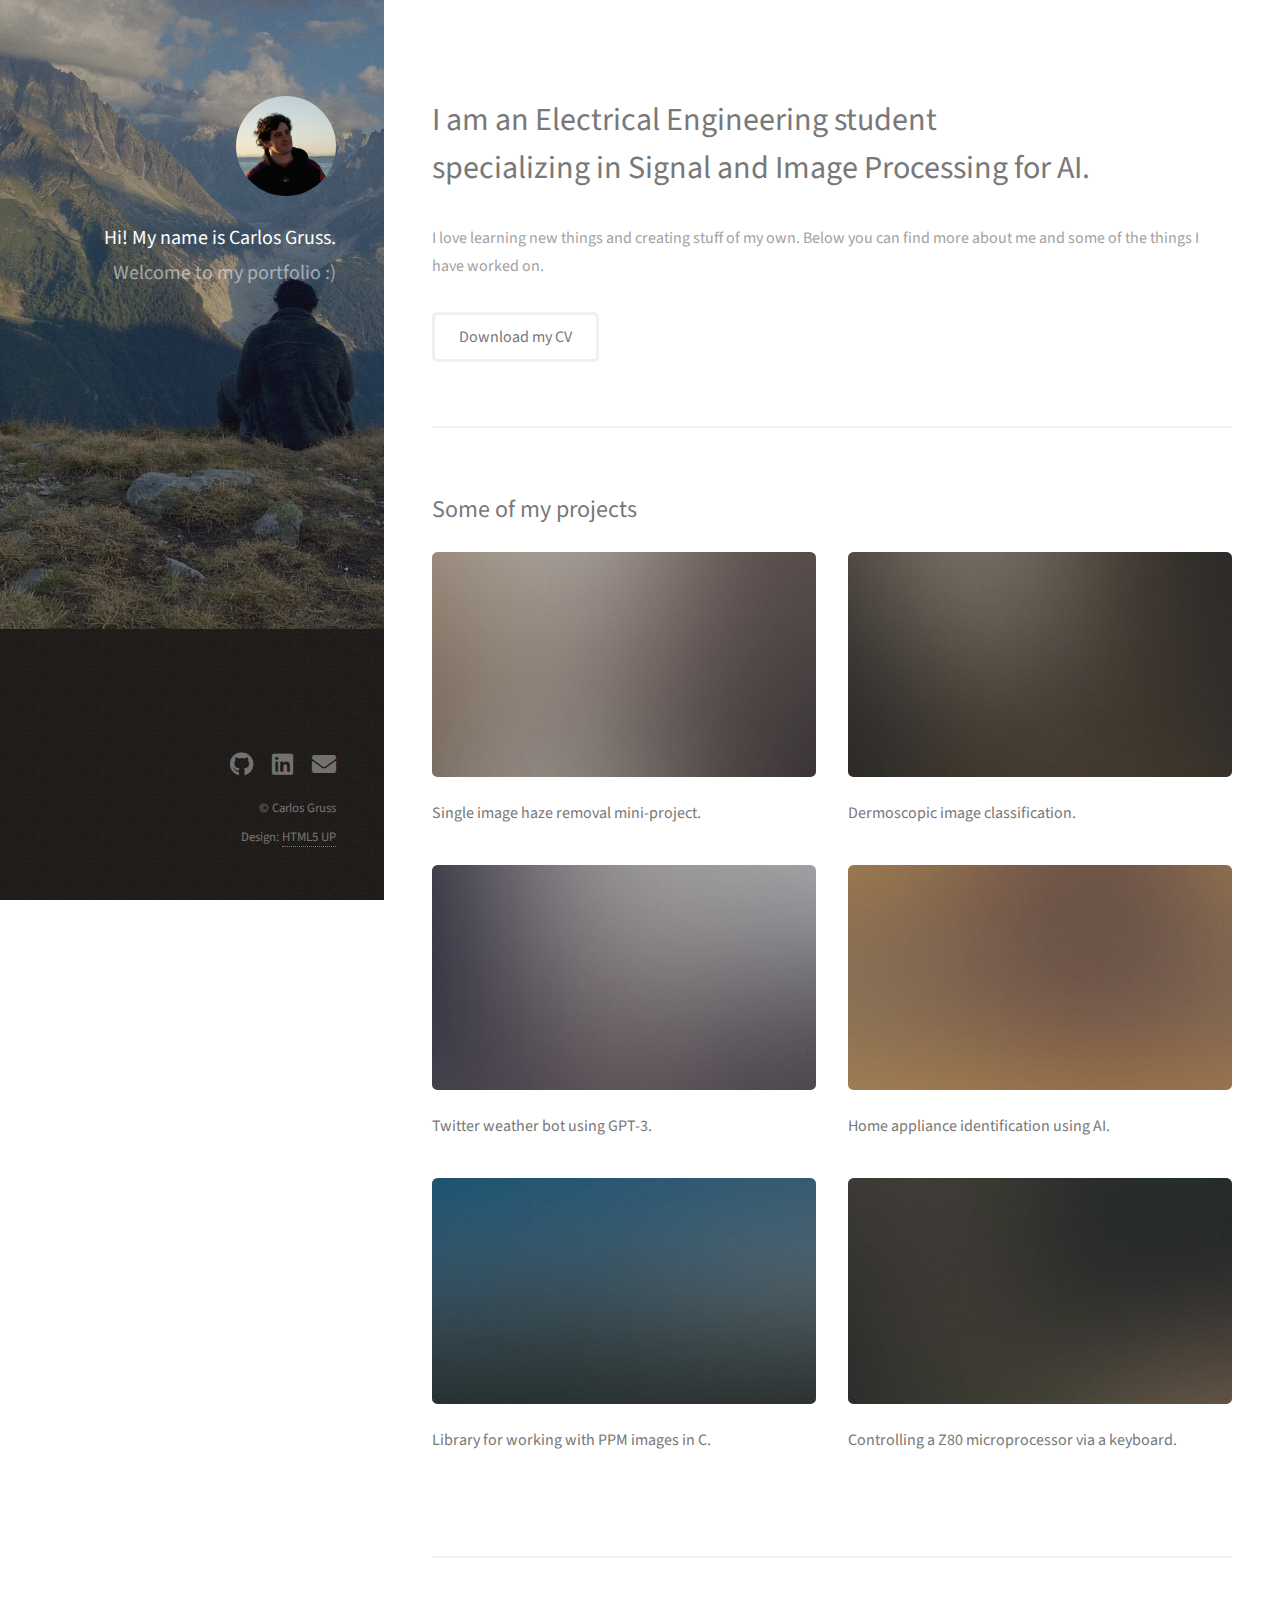
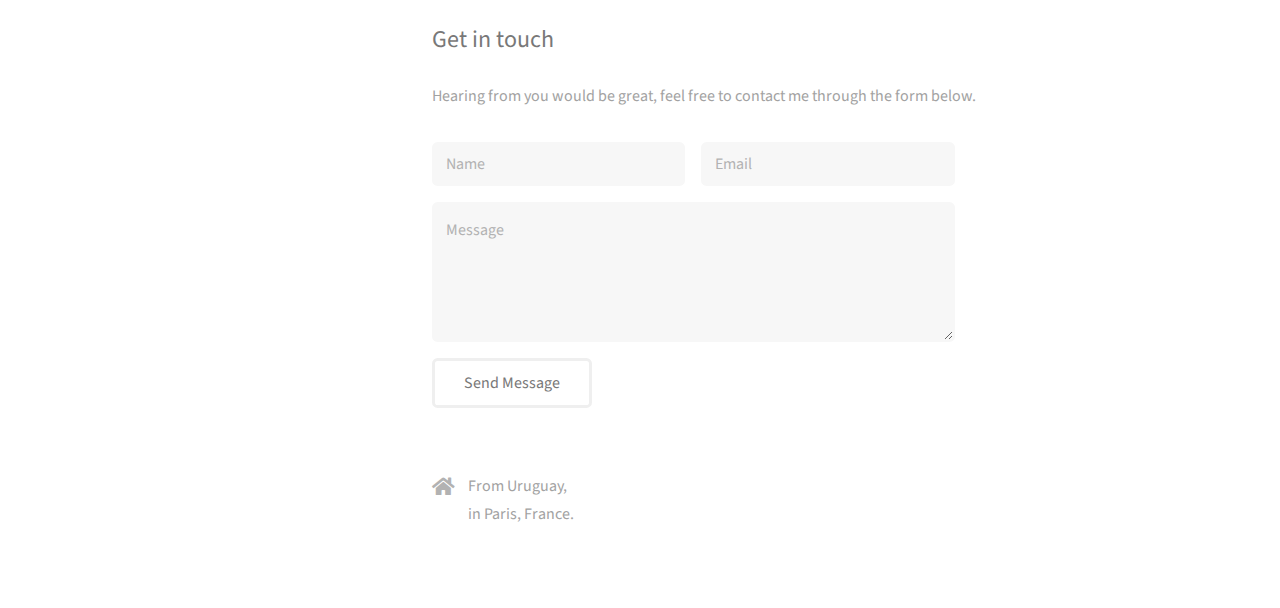
<file: index.html>
<!DOCTYPE HTML>
<!--
	Strata by HTML5 UP
	html5up.net | @ajlkn
	Free for personal and commercial use under the CCA 3.0 license (html5up.net/license)
-->
<html>

<head>
	<title>Carlos Gruss</title>
	<meta charset="utf-8" />
	<meta name="viewport" content="width=device-width, initial-scale=1, user-scalable=no" />
	<link rel="stylesheet" href="assets/css/main.css" />
	<link rel="icon" type="image/x-icon" href="favicon.ico?">
</head>

<body class="is-preload">

	<!-- Header -->
	<header id="header">
		<div class="inner">
			<a href="#" class="image avatar"><img src="images/avatar.jpg" alt="" /></a>
			<h1><strong>Hi! My name is Carlos Gruss.</strong><br />
				Welcome to my portfolio :)<br /></h1>
		</div>
	</header>

	<!-- Main -->
	<div id="main">

		<!-- One -->
		<section id="one">
			<header class="major">
				<h2>I am an Electrical Engineering student <br />
					specializing in Signal and Image Processing for AI.</h2>
			</header>
			<p>I love learning new things and creating stuff of my own. Below you can find more about me and some of the
				things I have worked on. </p>
			<ul class="actions">
				<li><a href="./files/CV_CarlosGruss.pdf" download="CarlosGruss-CV" class="button">Download my CV</a>
				</li>
				<!-- <li><a href="./files/transcript.pdf" download="CarlosGruss-grades" class="button">Download my grades transcript</a></li> -->
			</ul>
		</section>

		<!-- Two -->
		<section id="two">
			<h2>Some of my projects</h2>
			<div class="row">
				<article class="col-6 col-12-xsmall work-item">
					<a href="https://github.com/carlogs99/telecom-ima201-project" class="image fit thumb"
						data-url="https://github.com/carlogs99/telecom-ima201-project"><img src="images/thumbs/01.jpg"
							alt="" /></a>
					<h3>Single image haze removal mini-project.</h3>
					<!-- <a href="https://github.com/carlogs99/telecom-ima201-project">GitHub page.</a> -->
				</article>
				<article class="col-6 col-12-xsmall work-item">
					<a href="https://github.com/carlogs99/telecom-ima205-challenge" class="image fit thumb"
						data-url="https://github.com/carlogs99/telecom-ima205-challenge"><img src="images/thumbs/02.jpg"
							alt="" /></a>
					<h3>Dermoscopic image classification.</h3>
					<!-- <a href="https://github.com/carlogs99/telecom-ima205-challenge">GitHub page.</a> -->
				</article>
				<article class="col-6 col-12-xsmall work-item">
					<a href="https://github.com/carlogs99/mvd-weather-twitterbot" class="image fit thumb"
						data-url="https://github.com/carlogs99/mvd-weather-twitterbot"><img src="images/thumbs/03.jpg"
							alt="" /></a>
					<h3>Twitter weather bot using GPT-3.</h3>
					<!-- <a href="https://github.com/carlogs99/mvd-weather-twitterbot">GitHub page.</a> -->
				</article>
				<article class="col-6 col-12-xsmall work-item">
					<a href="https://github.com/carlogs99/udelar-tfourier-practicas" class="image fit thumb"
						data-url="https://github.com/carlogs99/udelar-tfourier-practicas"><img
							src="images/thumbs/04.jpg" alt="" /></a>
					<h3>Home appliance identification using AI.</h3>
					<!-- <a href="https://github.com/carlogs99/udelar-tfourier-practicas">GitHub page.</a> -->
				</article>
				<article class="col-6 col-12-xsmall work-item">
					<a href="https://github.com/carlogs99/udelar-pie-laboratorio" class="image fit thumb"
						data-url="https://github.com/carlogs99/udelar-pie-laboratorio"><img src="images/thumbs/05.jpg"
							alt="" /></a>
					<h3>Library for working with PPM images in C.</h3>
					<!-- <a href="https://github.com/carlogs99/udelar-pie-laboratorio">GitHub page.</a> -->
				</article>
				<article class="col-6 col-12-xsmall work-item">
					<a href="https://github.com/carlogs99/udelar-imp-laboratorio" class="image fit thumb"
						data-url="https://github.com/carlogs99/udelar-imp-laboratorio"><img src="images/thumbs/06.jpg"
							alt="" /></a>
					<h3>Controlling a Z80 microprocessor via a keyboard.</h3>
					<!-- <a href="https://github.com/carlogs99/udelar-imp-laboratorio">GitHub page.</a> -->
				</article>
			</div>
			<ul class="actions">
				<!-- <li><a href="#" class="button">Full Portfolio</a></li> -->
			</ul>
		</section>

		<!-- Three -->
		<section id="three">
			<h2>Get in touch</h2>
			<p>Hearing from you would be great, feel free to contact me through the form below.</p>
			<div class="row">
				<div class="col-8 col-12-small">
					<form method="POST" action="https://formspree.io/f/mayzkwye">
						<div class="row gtr-uniform gtr-50">
							<div class="col-6 col-12-xsmall"><input type="text" name="name" id="name"
									placeholder="Name" /></div>
							<div class="col-6 col-12-xsmall"><input type="email" name="email" id="email"
									placeholder="Email" /></div>
							<div class="col-12"><textarea name="message" id="message" placeholder="Message"
									rows="4"></textarea></div>
							<ul class="actions">
								<li><input type="submit" value="Send Message" /></li>
							</ul>
						</div>
					</form>
					<div class="col-4 col-12-small">
						<ul class="labeled-icons">
							<li>
								<h3 class="icon solid fa-home"><span class="label">Address</span></h3>
								From Uruguay,<br />
								in Paris, France.
							</li>
							<!-- <li>
								<h3 class="icon solid fa-mobile-alt"><span class="label">Phone</span></h3>
								(UY/WhatsApp) +598-98075258 <br />
								(FR) +33-0677077768
							</li> -->
							<!-- <li>
								<h3 class="icon solid fa-envelope"><span class="label">Email</span></h3>
								<a href="mailto:carlosgruss99@gmail.com">carlosgruss99@gmail.com</a>
							</li> -->
						</ul>
					</div>
				</div>
		</section>

		<!-- Four -->
		<!--
					<section id="four">
						<h2>Elements</h2>

						<section>
							<h4>Text</h4>
							<p>This is <b>bold</b> and this is <strong>strong</strong>. This is <i>italic</i> and this is <em>emphasized</em>.
							This is <sup>superscript</sup> text and this is <sub>subscript</sub> text.
							This is <u>underlined</u> and this is code: <code>for (;;) { ... }</code>. Finally, <a href="#">this is a link</a>.</p>
							<hr />
							<header>
								<h4>Heading with a Subtitle</h4>
								<p>Lorem ipsum dolor sit amet nullam id egestas urna aliquam</p>
							</header>
							<p>Nunc lacinia ante nunc ac lobortis. Interdum adipiscing gravida odio porttitor sem non mi integer non faucibus ornare mi ut ante amet placerat aliquet. Volutpat eu sed ante lacinia sapien lorem accumsan varius montes viverra nibh in adipiscing blandit tempus accumsan.</p>
							<header>
								<h5>Heading with a Subtitle</h5>
								<p>Lorem ipsum dolor sit amet nullam id egestas urna aliquam</p>
							</header>
							<p>Nunc lacinia ante nunc ac lobortis. Interdum adipiscing gravida odio porttitor sem non mi integer non faucibus ornare mi ut ante amet placerat aliquet. Volutpat eu sed ante lacinia sapien lorem accumsan varius montes viverra nibh in adipiscing blandit tempus accumsan.</p>
							<hr />
							<h2>Heading Level 2</h2>
							<h3>Heading Level 3</h3>
							<h4>Heading Level 4</h4>
							<h5>Heading Level 5</h5>
							<h6>Heading Level 6</h6>
							<hr />
							<h5>Blockquote</h5>
							<blockquote>Fringilla nisl. Donec accumsan interdum nisi, quis tincidunt felis sagittis eget tempus euismod. Vestibulum ante ipsum primis in faucibus vestibulum. Blandit adipiscing eu felis iaculis volutpat ac adipiscing accumsan faucibus. Vestibulum ante ipsum primis in faucibus lorem ipsum dolor sit amet nullam adipiscing eu felis.</blockquote>
							<h5>Preformatted</h5>
							<pre><code>i = 0;

while (!deck.isInOrder()) {
print 'Iteration ' + i;
deck.shuffle();
i++;
}

print 'It took ' + i + ' iterations to sort the deck.';</code></pre>
						</section>

						<section>
							<h4>Lists</h4>
							<div class="row">
								<div class="col-6 col-12-xsmall">
									<h5>Unordered</h5>
									<ul>
										<li>Dolor pulvinar etiam magna etiam.</li>
										<li>Sagittis adipiscing lorem eleifend.</li>
										<li>Felis enim feugiat dolore viverra.</li>
									</ul>
									<h5>Alternate</h5>
									<ul class="alt">
										<li>Dolor pulvinar etiam magna etiam.</li>
										<li>Sagittis adipiscing lorem eleifend.</li>
										<li>Felis enim feugiat dolore viverra.</li>
									</ul>
								</div>
								<div class="col-6 col-12-xsmall">
									<h5>Ordered</h5>
									<ol>
										<li>Dolor pulvinar etiam magna etiam.</li>
										<li>Etiam vel felis at lorem sed viverra.</li>
										<li>Felis enim feugiat dolore viverra.</li>
										<li>Dolor pulvinar etiam magna etiam.</li>
										<li>Etiam vel felis at lorem sed viverra.</li>
										<li>Felis enim feugiat dolore viverra.</li>
									</ol>
									<h5>Icons</h5>
									<ul class="icons">
										<li><a href="#" class="icon brands fa-twitter"><span class="label">Twitter</span></a></li>
										<li><a href="#" class="icon brands fa-facebook-f"><span class="label">Facebook</span></a></li>
										<li><a href="#" class="icon brands fa-instagram"><span class="label">Instagram</span></a></li>
										<li><a href="#" class="icon brands fa-github"><span class="label">Github</span></a></li>
										<li><a href="#" class="icon brands fa-dribbble"><span class="label">Dribbble</span></a></li>
										<li><a href="#" class="icon brands fa-tumblr"><span class="label">Tumblr</span></a></li>
									</ul>
								</div>
							</div>
							<h5>Actions</h5>
							<ul class="actions">
								<li><a href="#" class="button primary">Default</a></li>
								<li><a href="#" class="button">Default</a></li>
							</ul>
							<ul class="actions small">
								<li><a href="#" class="button primary small">Small</a></li>
								<li><a href="#" class="button small">Small</a></li>
							</ul>
							<div class="row">
								<div class="col-6 col-12-small">
									<ul class="actions stacked">
										<li><a href="#" class="button primary">Default</a></li>
										<li><a href="#" class="button">Default</a></li>
									</ul>
								</div>
								<div class="col-6 col-12-small">
									<ul class="actions stacked">
										<li><a href="#" class="button primary small">Small</a></li>
										<li><a href="#" class="button small">Small</a></li>
									</ul>
								</div>
								<div class="col-6 col-12-small">
									<ul class="actions stacked">
										<li><a href="#" class="button primary fit">Default</a></li>
										<li><a href="#" class="button fit">Default</a></li>
									</ul>
								</div>
								<div class="col-6 col-12-small">
									<ul class="actions stacked">
										<li><a href="#" class="button primary small fit">Small</a></li>
										<li><a href="#" class="button small fit">Small</a></li>
									</ul>
								</div>
							</div>
						</section>

						<section>
							<h4>Table</h4>
							<h5>Default</h5>
							<div class="table-wrapper">
								<table>
									<thead>
										<tr>
											<th>Name</th>
											<th>Description</th>
											<th>Price</th>
										</tr>
									</thead>
									<tbody>
										<tr>
											<td>Item One</td>
											<td>Ante turpis integer aliquet porttitor.</td>
											<td>29.99</td>
										</tr>
										<tr>
											<td>Item Two</td>
											<td>Vis ac commodo adipiscing arcu aliquet.</td>
											<td>19.99</td>
										</tr>
										<tr>
											<td>Item Three</td>
											<td> Morbi faucibus arcu accumsan lorem.</td>
											<td>29.99</td>
										</tr>
										<tr>
											<td>Item Four</td>
											<td>Vitae integer tempus condimentum.</td>
											<td>19.99</td>
										</tr>
										<tr>
											<td>Item Five</td>
											<td>Ante turpis integer aliquet porttitor.</td>
											<td>29.99</td>
										</tr>
									</tbody>
									<tfoot>
										<tr>
											<td colspan="2"></td>
											<td>100.00</td>
										</tr>
									</tfoot>
								</table>
							</div>

							<h5>Alternate</h5>
							<div class="table-wrapper">
								<table class="alt">
									<thead>
										<tr>
											<th>Name</th>
											<th>Description</th>
											<th>Price</th>
										</tr>
									</thead>
									<tbody>
										<tr>
											<td>Item One</td>
											<td>Ante turpis integer aliquet porttitor.</td>
											<td>29.99</td>
										</tr>
										<tr>
											<td>Item Two</td>
											<td>Vis ac commodo adipiscing arcu aliquet.</td>
											<td>19.99</td>
										</tr>
										<tr>
											<td>Item Three</td>
											<td> Morbi faucibus arcu accumsan lorem.</td>
											<td>29.99</td>
										</tr>
										<tr>
											<td>Item Four</td>
											<td>Vitae integer tempus condimentum.</td>
											<td>19.99</td>
										</tr>
										<tr>
											<td>Item Five</td>
											<td>Ante turpis integer aliquet porttitor.</td>
											<td>29.99</td>
										</tr>
									</tbody>
									<tfoot>
										<tr>
											<td colspan="2"></td>
											<td>100.00</td>
										</tr>
									</tfoot>
								</table>
							</div>
						</section>

						<section>
							<h4>Buttons</h4>
							<ul class="actions">
								<li><a href="#" class="button primary">Primary</a></li>
								<li><a href="#" class="button">Default</a></li>
							</ul>
							<ul class="actions">
								<li><a href="#" class="button large">Large</a></li>
								<li><a href="#" class="button">Default</a></li>
								<li><a href="#" class="button small">Small</a></li>
							</ul>
							<ul class="actions fit">
								<li><a href="#" class="button primary fit">Fit</a></li>
								<li><a href="#" class="button fit">Fit</a></li>
							</ul>
							<ul class="actions fit small">
								<li><a href="#" class="button primary fit small">Fit + Small</a></li>
								<li><a href="#" class="button fit small">Fit + Small</a></li>
							</ul>
							<ul class="actions">
								<li><a href="#" class="button primary icon solid fa-download">Icon</a></li>
								<li><a href="#" class="button icon solid fa-download">Icon</a></li>
							</ul>
							<ul class="actions">
								<li><span class="button primary disabled">Primary</span></li>
								<li><span class="button disabled">Default</span></li>
							</ul>
						</section>

						<section>
							<h4>Form</h4>
							<form method="post" action="#">
								<div class="row gtr-uniform gtr-50">
									<div class="col-6 col-12-xsmall">
										<input type="text" name="demo-name" id="demo-name" value="" placeholder="Name" />
									</div>
									<div class="col-6 col-12-xsmall">
										<input type="email" name="demo-email" id="demo-email" value="" placeholder="Email" />
									</div>
									<div class="col-12">
										<select name="demo-category" id="demo-category">
											<option value="">- Category -</option>
											<option value="1">Manufacturing</option>
											<option value="1">Shipping</option>
											<option value="1">Administration</option>
											<option value="1">Human Resources</option>
										</select>
									</div>
									<div class="col-4 col-12-small">
										<input type="radio" id="demo-priority-low" name="demo-priority" checked>
										<label for="demo-priority-low">Low Priority</label>
									</div>
									<div class="col-4 col-12-small">
										<input type="radio" id="demo-priority-normal" name="demo-priority">
										<label for="demo-priority-normal">Normal Priority</label>
									</div>
									<div class="col-4 col-12-small">
										<input type="radio" id="demo-priority-high" name="demo-priority">
										<label for="demo-priority-high">High Priority</label>
									</div>
									<div class="col-6 col-12-small">
										<input type="checkbox" id="demo-copy" name="demo-copy">
										<label for="demo-copy">Email me a copy of this message</label>
									</div>
									<div class="col-6 col-12-small">
										<input type="checkbox" id="demo-human" name="demo-human" checked>
										<label for="demo-human">I am a human and not a robot</label>
									</div>
									<div class="col-12">
										<textarea name="demo-message" id="demo-message" placeholder="Enter your message" rows="6"></textarea>
									</div>
									<div class="col-12">
										<ul class="actions">
											<li><input type="submit" value="Send Message" class="primary" /></li>
											<li><input type="reset" value="Reset" /></li>
										</ul>
									</div>
								</div>
							</form>
						</section>

						<section>
							<h4>Image</h4>
							<h5>Fit</h5>
							<div class="box alt">
								<div class="row gtr-50 gtr-uniform">
									<div class="col-12"><span class="image fit"><img src="images/fulls/05.jpg" alt="" /></span></div>
									<div class="col-4"><span class="image fit"><img src="images/thumbs/01.jpg" alt="" /></span></div>
									<div class="col-4"><span class="image fit"><img src="images/thumbs/02.jpg" alt="" /></span></div>
									<div class="col-4"><span class="image fit"><img src="images/thumbs/03.jpg" alt="" /></span></div>
									<div class="col-4"><span class="image fit"><img src="images/thumbs/04.jpg" alt="" /></span></div>
									<div class="col-4"><span class="image fit"><img src="images/thumbs/05.jpg" alt="" /></span></div>
									<div class="col-4"><span class="image fit"><img src="images/thumbs/06.jpg" alt="" /></span></div>
									<div class="col-4"><span class="image fit"><img src="images/thumbs/03.jpg" alt="" /></span></div>
									<div class="col-4"><span class="image fit"><img src="images/thumbs/02.jpg" alt="" /></span></div>
									<div class="col-4"><span class="image fit"><img src="images/thumbs/01.jpg" alt="" /></span></div>
								</div>
							</div>
							<h5>Left &amp; Right</h5>
							<p><span class="image left"><img src="images/avatar.jpg" alt="" /></span>Fringilla nisl. Donec accumsan interdum nisi, quis tincidunt felis sagittis eget. tempus euismod. Vestibulum ante ipsum primis in faucibus vestibulum. Blandit adipiscing eu felis iaculis volutpat ac adipiscing accumsan eu faucibus. Integer ac pellentesque praesent tincidunt felis sagittis eget. tempus euismod. Vestibulum ante ipsum primis in faucibus vestibulum. Blandit adipiscing eu felis iaculis volutpat ac adipiscing accumsan eu faucibus. Integer ac pellentesque praesent. Donec accumsan interdum nisi, quis tincidunt felis sagittis eget. tempus euismod. Vestibulum ante ipsum primis in faucibus vestibulum. Blandit adipiscing eu felis iaculis volutpat ac adipiscing accumsan eu faucibus. Integer ac pellentesque praesent tincidunt felis sagittis eget. tempus euismod. Vestibulum ante ipsum primis in faucibus vestibulum. Blandit adipiscing eu felis iaculis volutpat ac adipiscing accumsan eu faucibus. Integer ac pellentesque praesent.</p>
							<p><span class="image right"><img src="images/avatar.jpg" alt="" /></span>Fringilla nisl. Donec accumsan interdum nisi, quis tincidunt felis sagittis eget. tempus euismod. Vestibulum ante ipsum primis in faucibus vestibulum. Blandit adipiscing eu felis iaculis volutpat ac adipiscing accumsan eu faucibus. Integer ac pellentesque praesent tincidunt felis sagittis eget. tempus euismod. Vestibulum ante ipsum primis in faucibus vestibulum. Blandit adipiscing eu felis iaculis volutpat ac adipiscing accumsan eu faucibus. Integer ac pellentesque praesent. Donec accumsan interdum nisi, quis tincidunt felis sagittis eget. tempus euismod. Vestibulum ante ipsum primis in faucibus vestibulum. Blandit adipiscing eu felis iaculis volutpat ac adipiscing accumsan eu faucibus. Integer ac pellentesque praesent tincidunt felis sagittis eget. tempus euismod. Vestibulum ante ipsum primis in faucibus vestibulum. Blandit adipiscing eu felis iaculis volutpat ac adipiscing accumsan eu faucibus. Integer ac pellentesque praesent.</p>
						</section>

					</section>
				-->

	</div>

	<!-- Footer -->
	<footer id="footer">
		<div class="inner">
			<ul class="icons">
				<!-- <li><a href="#" class="icon brands fa-twitter"><span class="label">Twitter</span></a></li> -->
				<li><a href="https://github.com/carlogs99" class="icon brands fa-github"><span
							class="label">Github</span></a></li>
				<li><a href="https://www.linkedin.com/in/carlos-gruss/" class="icon brands fa-linkedin"><span
							class="label">Dribbble</span></a></li>
				<li><a href="mailto:carlosgruss99@gmail.com" class="icon solid fa-envelope"><span
							class="label">Email</span></a></li>
			</ul>
			<ul class="copyright">
				<li>&copy; Carlos Gruss</li>
				<li>Design: <a href="http://html5up.net">HTML5 UP</a></li>
			</ul>
		</div>
	</footer>

	<!-- Scripts -->
	<script src="assets/js/jquery.min.js"></script>
	<script src="assets/js/jquery.poptrox.min.js"></script>
	<script src="assets/js/browser.min.js"></script>
	<script src="assets/js/breakpoints.min.js"></script>
	<script src="assets/js/util.js"></script>
	<script src="assets/js/main.js"></script>

</body>

</html>
</file>
<file: assets/css/main.css>
@import url("fontawesome-all.min.css");
@import url("https://fonts.googleapis.com/css?family=Source+Sans+Pro:400,400italic");

/*
	Strata by HTML5 UP
	html5up.net | @ajlkn
	Free for personal and commercial use under the CCA 3.0 license (html5up.net/license)
*/

html, body, div, span, applet, object,
iframe, h1, h2, h3, h4, h5, h6, p, blockquote,
pre, a, abbr, acronym, address, big, cite,
code, del, dfn, em, img, ins, kbd, q, s, samp,
small, strike, strong, sub, sup, tt, var, b,
u, i, center, dl, dt, dd, ol, ul, li, fieldset,
form, label, legend, table, caption, tbody,
tfoot, thead, tr, th, td, article, aside,
canvas, details, embed, figure, figcaption,
footer, header, hgroup, menu, nav, output, ruby,
section, summary, time, mark, audio, video {
	margin: 0;
	padding: 0;
	border: 0;
	font-size: 100%;
	font: inherit;
	vertical-align: baseline;}

article, aside, details, figcaption, figure,
footer, header, hgroup, menu, nav, section {
	display: block;}

body {
	line-height: 1;
}

ol, ul {
	list-style: none;
}

blockquote, q {
	quotes: none;
}

	blockquote:before, blockquote:after, q:before, q:after {
		content: '';
		content: none;
	}

table {
	border-collapse: collapse;
	border-spacing: 0;
}

body {
	-webkit-text-size-adjust: none;
}

mark {
	background-color: transparent;
	color: inherit;
}

input::-moz-focus-inner {
	border: 0;
	padding: 0;
}

input, select, textarea {
	-moz-appearance: none;
	-webkit-appearance: none;
	-ms-appearance: none;
	appearance: none;
}

/* Basic */

	html {
		box-sizing: border-box;
	}

	*, *:before, *:after {
		box-sizing: inherit;
	}

	body {
		background: #fff;
	}

		body.is-preload *, body.is-preload *:before, body.is-preload *:after {
			-moz-animation: none !important;
			-webkit-animation: none !important;
			-ms-animation: none !important;
			animation: none !important;
			-moz-transition: none !important;
			-webkit-transition: none !important;
			-ms-transition: none !important;
			transition: none !important;
		}

	body, input, select, textarea {
		color: #a2a2a2;
		font-family: "Source Sans Pro", Helvetica, sans-serif;
		font-size: 16pt;
		font-weight: 400;
		line-height: 1.75em;
	}

	a {
		-moz-transition: color 0.2s ease-in-out, border-color 0.2s ease-in-out;
		-webkit-transition: color 0.2s ease-in-out, border-color 0.2s ease-in-out;
		-ms-transition: color 0.2s ease-in-out, border-color 0.2s ease-in-out;
		transition: color 0.2s ease-in-out, border-color 0.2s ease-in-out;
		border-bottom: dotted 1px;
		color: #49bf9d;
		text-decoration: none;
	}

		a:hover {
			border-bottom-color: transparent;
			color: #49bf9d !important;
			text-decoration: none;
		}

	strong, b {
		color: #787878;
		font-weight: 400;
	}

	em, i {
		font-style: italic;
	}

	p {
		margin: 0 0 2em 0;
	}

	h1, h2, h3, h4, h5, h6 {
		color: #787878;
		font-weight: 400;
		line-height: 1em;
		margin: 0 0 1em 0;
	}

		h1 a, h2 a, h3 a, h4 a, h5 a, h6 a {
			color: inherit;
			text-decoration: none;
		}

	h1 {
		font-size: 2em;
		line-height: 1.5em;
	}

	h2 {
		font-size: 1.5em;
		line-height: 1.5em;
	}

	h3 {
		font-size: 1.25em;
		line-height: 1.5em;
	}

	h4 {
		font-size: 1.1em;
		line-height: 1.5em;
	}

	h5 {
		font-size: 0.9em;
		line-height: 1.5em;
	}

	h6 {
		font-size: 0.7em;
		line-height: 1.5em;
	}

	sub {
		font-size: 0.8em;
		position: relative;
		top: 0.5em;
	}

	sup {
		font-size: 0.8em;
		position: relative;
		top: -0.5em;
	}

	hr {
		border: 0;
		border-bottom: solid 2px #efefef;
		margin: 2em 0;
	}

		hr.major {
			margin: 3em 0;
		}

	blockquote {
		border-left: solid 6px #efefef;
		font-style: italic;
		margin: 0 0 2em 0;
		padding: 0.5em 0 0.5em 1.5em;
	}

	code {
		background: #f7f7f7;
		border-radius: 0.35em;
		border: solid 2px #efefef;
		font-family: "Courier New", monospace;
		font-size: 0.9em;
		margin: 0 0.25em;
		padding: 0.25em 0.65em;
	}

	pre {
		-webkit-overflow-scrolling: touch;
		font-family: "Courier New", monospace;
		font-size: 0.9em;
		margin: 0 0 2em 0;
	}

		pre code {
			display: block;
			line-height: 1.75em;
			padding: 1em 1.5em;
			overflow-x: auto;
		}

	.align-left {
		text-align: left;
	}

	.align-center {
		text-align: center;
	}

	.align-right {
		text-align: right;
	}

/* Container */

	.container {
		margin: 0 auto;
		max-width: calc(100% - 4em);
		width: 100%;
	}

		.container.xsmall {
			width: 25%;
		}

		.container.small {
			width: 50%;
		}

		.container.medium {
			width: 75%;
		}

		.container.large {
			width: 125%;
		}

		.container.xlarge {
			width: 150%;
		}

		.container.max {
			width: 100%;
		}

		@media screen and (max-width: 980px) {

			.container {
				width: 100% !important;
				max-width: 100% !important;
			}

		}

		@media screen and (max-width: 480px) {

			.container {
				max-width: calc(100% - 3em);
			}

		}

/* Row */

	.row {
		display: flex;
		flex-wrap: wrap;
		box-sizing: border-box;
		align-items: stretch;
	}

		.row > * {
			box-sizing: border-box;
		}

		.row.gtr-uniform > * > :last-child {
			margin-bottom: 0;
		}

		.row.aln-left {
			justify-content: flex-start;
		}

		.row.aln-center {
			justify-content: center;
		}

		.row.aln-right {
			justify-content: flex-end;
		}

		.row.aln-top {
			align-items: flex-start;
		}

		.row.aln-middle {
			align-items: center;
		}

		.row.aln-bottom {
			align-items: flex-end;
		}

		.row > .imp {
			order: -1;
		}

		.row > .col-1 {
			width: 8.33333%;
		}

		.row > .off-1 {
			margin-left: 8.33333%;
		}

		.row > .col-2 {
			width: 16.66667%;
		}

		.row > .off-2 {
			margin-left: 16.66667%;
		}

		.row > .col-3 {
			width: 25%;
		}

		.row > .off-3 {
			margin-left: 25%;
		}

		.row > .col-4 {
			width: 33.33333%;
		}

		.row > .off-4 {
			margin-left: 33.33333%;
		}

		.row > .col-5 {
			width: 41.66667%;
		}

		.row > .off-5 {
			margin-left: 41.66667%;
		}

		.row > .col-6 {
			width: 50%;
		}

		.row > .off-6 {
			margin-left: 50%;
		}

		.row > .col-7 {
			width: 58.33333%;
		}

		.row > .off-7 {
			margin-left: 58.33333%;
		}

		.row > .col-8 {
			width: 66.66667%;
		}

		.row > .off-8 {
			margin-left: 66.66667%;
		}

		.row > .col-9 {
			width: 75%;
		}

		.row > .off-9 {
			margin-left: 75%;
		}

		.row > .col-10 {
			width: 83.33333%;
		}

		.row > .off-10 {
			margin-left: 83.33333%;
		}

		.row > .col-11 {
			width: 91.66667%;
		}

		.row > .off-11 {
			margin-left: 91.66667%;
		}

		.row > .col-12 {
			width: 100%;
		}

		.row > .off-12 {
			margin-left: 100%;
		}

		.row.gtr-0 {
			margin-top: 0;
			margin-left: 0em;
		}

			.row.gtr-0 > * {
				padding: 0 0 0 0em;
			}

			.row.gtr-0.gtr-uniform {
				margin-top: 0em;
			}

				.row.gtr-0.gtr-uniform > * {
					padding-top: 0em;
				}

		.row.gtr-25 {
			margin-top: 0;
			margin-left: -0.625em;
		}

			.row.gtr-25 > * {
				padding: 0 0 0 0.625em;
			}

			.row.gtr-25.gtr-uniform {
				margin-top: -0.625em;
			}

				.row.gtr-25.gtr-uniform > * {
					padding-top: 0.625em;
				}

		.row.gtr-50 {
			margin-top: 0;
			margin-left: -1.25em;
		}

			.row.gtr-50 > * {
				padding: 0 0 0 1.25em;
			}

			.row.gtr-50.gtr-uniform {
				margin-top: -1.25em;
			}

				.row.gtr-50.gtr-uniform > * {
					padding-top: 1.25em;
				}

		.row {
			margin-top: 0;
			margin-left: -2.5em;
		}

			.row > * {
				padding: 0 0 0 2.5em;
			}

			.row.gtr-uniform {
				margin-top: -2.5em;
			}

				.row.gtr-uniform > * {
					padding-top: 2.5em;
				}

		.row.gtr-150 {
			margin-top: 0;
			margin-left: -3.75em;
		}

			.row.gtr-150 > * {
				padding: 0 0 0 3.75em;
			}

			.row.gtr-150.gtr-uniform {
				margin-top: -3.75em;
			}

				.row.gtr-150.gtr-uniform > * {
					padding-top: 3.75em;
				}

		.row.gtr-200 {
			margin-top: 0;
			margin-left: -5em;
		}

			.row.gtr-200 > * {
				padding: 0 0 0 5em;
			}

			.row.gtr-200.gtr-uniform {
				margin-top: -5em;
			}

				.row.gtr-200.gtr-uniform > * {
					padding-top: 5em;
				}

		@media screen and (max-width: 1800px) {

			.row {
				display: flex;
				flex-wrap: wrap;
				box-sizing: border-box;
				align-items: stretch;
			}

				.row > * {
					box-sizing: border-box;
				}

				.row.gtr-uniform > * > :last-child {
					margin-bottom: 0;
				}

				.row.aln-left {
					justify-content: flex-start;
				}

				.row.aln-center {
					justify-content: center;
				}

				.row.aln-right {
					justify-content: flex-end;
				}

				.row.aln-top {
					align-items: flex-start;
				}

				.row.aln-middle {
					align-items: center;
				}

				.row.aln-bottom {
					align-items: flex-end;
				}

				.row > .imp-xlarge {
					order: -1;
				}

				.row > .col-1-xlarge {
					width: 8.33333%;
				}

				.row > .off-1-xlarge {
					margin-left: 8.33333%;
				}

				.row > .col-2-xlarge {
					width: 16.66667%;
				}

				.row > .off-2-xlarge {
					margin-left: 16.66667%;
				}

				.row > .col-3-xlarge {
					width: 25%;
				}

				.row > .off-3-xlarge {
					margin-left: 25%;
				}

				.row > .col-4-xlarge {
					width: 33.33333%;
				}

				.row > .off-4-xlarge {
					margin-left: 33.33333%;
				}

				.row > .col-5-xlarge {
					width: 41.66667%;
				}

				.row > .off-5-xlarge {
					margin-left: 41.66667%;
				}

				.row > .col-6-xlarge {
					width: 50%;
				}

				.row > .off-6-xlarge {
					margin-left: 50%;
				}

				.row > .col-7-xlarge {
					width: 58.33333%;
				}

				.row > .off-7-xlarge {
					margin-left: 58.33333%;
				}

				.row > .col-8-xlarge {
					width: 66.66667%;
				}

				.row > .off-8-xlarge {
					margin-left: 66.66667%;
				}

				.row > .col-9-xlarge {
					width: 75%;
				}

				.row > .off-9-xlarge {
					margin-left: 75%;
				}

				.row > .col-10-xlarge {
					width: 83.33333%;
				}

				.row > .off-10-xlarge {
					margin-left: 83.33333%;
				}

				.row > .col-11-xlarge {
					width: 91.66667%;
				}

				.row > .off-11-xlarge {
					margin-left: 91.66667%;
				}

				.row > .col-12-xlarge {
					width: 100%;
				}

				.row > .off-12-xlarge {
					margin-left: 100%;
				}

				.row.gtr-0 {
					margin-top: 0;
					margin-left: 0em;
				}

					.row.gtr-0 > * {
						padding: 0 0 0 0em;
					}

					.row.gtr-0.gtr-uniform {
						margin-top: 0em;
					}

						.row.gtr-0.gtr-uniform > * {
							padding-top: 0em;
						}

				.row.gtr-25 {
					margin-top: 0;
					margin-left: -0.625em;
				}

					.row.gtr-25 > * {
						padding: 0 0 0 0.625em;
					}

					.row.gtr-25.gtr-uniform {
						margin-top: -0.625em;
					}

						.row.gtr-25.gtr-uniform > * {
							padding-top: 0.625em;
						}

				.row.gtr-50 {
					margin-top: 0;
					margin-left: -1.25em;
				}

					.row.gtr-50 > * {
						padding: 0 0 0 1.25em;
					}

					.row.gtr-50.gtr-uniform {
						margin-top: -1.25em;
					}

						.row.gtr-50.gtr-uniform > * {
							padding-top: 1.25em;
						}

				.row {
					margin-top: 0;
					margin-left: -2.5em;
				}

					.row > * {
						padding: 0 0 0 2.5em;
					}

					.row.gtr-uniform {
						margin-top: -2.5em;
					}

						.row.gtr-uniform > * {
							padding-top: 2.5em;
						}

				.row.gtr-150 {
					margin-top: 0;
					margin-left: -3.75em;
				}

					.row.gtr-150 > * {
						padding: 0 0 0 3.75em;
					}

					.row.gtr-150.gtr-uniform {
						margin-top: -3.75em;
					}

						.row.gtr-150.gtr-uniform > * {
							padding-top: 3.75em;
						}

				.row.gtr-200 {
					margin-top: 0;
					margin-left: -5em;
				}

					.row.gtr-200 > * {
						padding: 0 0 0 5em;
					}

					.row.gtr-200.gtr-uniform {
						margin-top: -5em;
					}

						.row.gtr-200.gtr-uniform > * {
							padding-top: 5em;
						}

		}

		@media screen and (max-width: 1280px) {

			.row {
				display: flex;
				flex-wrap: wrap;
				box-sizing: border-box;
				align-items: stretch;
			}

				.row > * {
					box-sizing: border-box;
				}

				.row.gtr-uniform > * > :last-child {
					margin-bottom: 0;
				}

				.row.aln-left {
					justify-content: flex-start;
				}

				.row.aln-center {
					justify-content: center;
				}

				.row.aln-right {
					justify-content: flex-end;
				}

				.row.aln-top {
					align-items: flex-start;
				}

				.row.aln-middle {
					align-items: center;
				}

				.row.aln-bottom {
					align-items: flex-end;
				}

				.row > .imp-large {
					order: -1;
				}

				.row > .col-1-large {
					width: 8.33333%;
				}

				.row > .off-1-large {
					margin-left: 8.33333%;
				}

				.row > .col-2-large {
					width: 16.66667%;
				}

				.row > .off-2-large {
					margin-left: 16.66667%;
				}

				.row > .col-3-large {
					width: 25%;
				}

				.row > .off-3-large {
					margin-left: 25%;
				}

				.row > .col-4-large {
					width: 33.33333%;
				}

				.row > .off-4-large {
					margin-left: 33.33333%;
				}

				.row > .col-5-large {
					width: 41.66667%;
				}

				.row > .off-5-large {
					margin-left: 41.66667%;
				}

				.row > .col-6-large {
					width: 50%;
				}

				.row > .off-6-large {
					margin-left: 50%;
				}

				.row > .col-7-large {
					width: 58.33333%;
				}

				.row > .off-7-large {
					margin-left: 58.33333%;
				}

				.row > .col-8-large {
					width: 66.66667%;
				}

				.row > .off-8-large {
					margin-left: 66.66667%;
				}

				.row > .col-9-large {
					width: 75%;
				}

				.row > .off-9-large {
					margin-left: 75%;
				}

				.row > .col-10-large {
					width: 83.33333%;
				}

				.row > .off-10-large {
					margin-left: 83.33333%;
				}

				.row > .col-11-large {
					width: 91.66667%;
				}

				.row > .off-11-large {
					margin-left: 91.66667%;
				}

				.row > .col-12-large {
					width: 100%;
				}

				.row > .off-12-large {
					margin-left: 100%;
				}

				.row.gtr-0 {
					margin-top: 0;
					margin-left: 0em;
				}

					.row.gtr-0 > * {
						padding: 0 0 0 0em;
					}

					.row.gtr-0.gtr-uniform {
						margin-top: 0em;
					}

						.row.gtr-0.gtr-uniform > * {
							padding-top: 0em;
						}

				.row.gtr-25 {
					margin-top: 0;
					margin-left: -0.5em;
				}

					.row.gtr-25 > * {
						padding: 0 0 0 0.5em;
					}

					.row.gtr-25.gtr-uniform {
						margin-top: -0.5em;
					}

						.row.gtr-25.gtr-uniform > * {
							padding-top: 0.5em;
						}

				.row.gtr-50 {
					margin-top: 0;
					margin-left: -1em;
				}

					.row.gtr-50 > * {
						padding: 0 0 0 1em;
					}

					.row.gtr-50.gtr-uniform {
						margin-top: -1em;
					}

						.row.gtr-50.gtr-uniform > * {
							padding-top: 1em;
						}

				.row {
					margin-top: 0;
					margin-left: -2em;
				}

					.row > * {
						padding: 0 0 0 2em;
					}

					.row.gtr-uniform {
						margin-top: -2em;
					}

						.row.gtr-uniform > * {
							padding-top: 2em;
						}

				.row.gtr-150 {
					margin-top: 0;
					margin-left: -3em;
				}

					.row.gtr-150 > * {
						padding: 0 0 0 3em;
					}

					.row.gtr-150.gtr-uniform {
						margin-top: -3em;
					}

						.row.gtr-150.gtr-uniform > * {
							padding-top: 3em;
						}

				.row.gtr-200 {
					margin-top: 0;
					margin-left: -4em;
				}

					.row.gtr-200 > * {
						padding: 0 0 0 4em;
					}

					.row.gtr-200.gtr-uniform {
						margin-top: -4em;
					}

						.row.gtr-200.gtr-uniform > * {
							padding-top: 4em;
						}

		}

		@media screen and (max-width: 980px) {

			.row {
				display: flex;
				flex-wrap: wrap;
				box-sizing: border-box;
				align-items: stretch;
			}

				.row > * {
					box-sizing: border-box;
				}

				.row.gtr-uniform > * > :last-child {
					margin-bottom: 0;
				}

				.row.aln-left {
					justify-content: flex-start;
				}

				.row.aln-center {
					justify-content: center;
				}

				.row.aln-right {
					justify-content: flex-end;
				}

				.row.aln-top {
					align-items: flex-start;
				}

				.row.aln-middle {
					align-items: center;
				}

				.row.aln-bottom {
					align-items: flex-end;
				}

				.row > .imp-medium {
					order: -1;
				}

				.row > .col-1-medium {
					width: 8.33333%;
				}

				.row > .off-1-medium {
					margin-left: 8.33333%;
				}

				.row > .col-2-medium {
					width: 16.66667%;
				}

				.row > .off-2-medium {
					margin-left: 16.66667%;
				}

				.row > .col-3-medium {
					width: 25%;
				}

				.row > .off-3-medium {
					margin-left: 25%;
				}

				.row > .col-4-medium {
					width: 33.33333%;
				}

				.row > .off-4-medium {
					margin-left: 33.33333%;
				}

				.row > .col-5-medium {
					width: 41.66667%;
				}

				.row > .off-5-medium {
					margin-left: 41.66667%;
				}

				.row > .col-6-medium {
					width: 50%;
				}

				.row > .off-6-medium {
					margin-left: 50%;
				}

				.row > .col-7-medium {
					width: 58.33333%;
				}

				.row > .off-7-medium {
					margin-left: 58.33333%;
				}

				.row > .col-8-medium {
					width: 66.66667%;
				}

				.row > .off-8-medium {
					margin-left: 66.66667%;
				}

				.row > .col-9-medium {
					width: 75%;
				}

				.row > .off-9-medium {
					margin-left: 75%;
				}

				.row > .col-10-medium {
					width: 83.33333%;
				}

				.row > .off-10-medium {
					margin-left: 83.33333%;
				}

				.row > .col-11-medium {
					width: 91.66667%;
				}

				.row > .off-11-medium {
					margin-left: 91.66667%;
				}

				.row > .col-12-medium {
					width: 100%;
				}

				.row > .off-12-medium {
					margin-left: 100%;
				}

				.row.gtr-0 {
					margin-top: 0;
					margin-left: 0em;
				}

					.row.gtr-0 > * {
						padding: 0 0 0 0em;
					}

					.row.gtr-0.gtr-uniform {
						margin-top: 0em;
					}

						.row.gtr-0.gtr-uniform > * {
							padding-top: 0em;
						}

				.row.gtr-25 {
					margin-top: 0;
					margin-left: -0.5em;
				}

					.row.gtr-25 > * {
						padding: 0 0 0 0.5em;
					}

					.row.gtr-25.gtr-uniform {
						margin-top: -0.5em;
					}

						.row.gtr-25.gtr-uniform > * {
							padding-top: 0.5em;
						}

				.row.gtr-50 {
					margin-top: 0;
					margin-left: -1em;
				}

					.row.gtr-50 > * {
						padding: 0 0 0 1em;
					}

					.row.gtr-50.gtr-uniform {
						margin-top: -1em;
					}

						.row.gtr-50.gtr-uniform > * {
							padding-top: 1em;
						}

				.row {
					margin-top: 0;
					margin-left: -2em;
				}

					.row > * {
						padding: 0 0 0 2em;
					}

					.row.gtr-uniform {
						margin-top: -2em;
					}

						.row.gtr-uniform > * {
							padding-top: 2em;
						}

				.row.gtr-150 {
					margin-top: 0;
					margin-left: -3em;
				}

					.row.gtr-150 > * {
						padding: 0 0 0 3em;
					}

					.row.gtr-150.gtr-uniform {
						margin-top: -3em;
					}

						.row.gtr-150.gtr-uniform > * {
							padding-top: 3em;
						}

				.row.gtr-200 {
					margin-top: 0;
					margin-left: -4em;
				}

					.row.gtr-200 > * {
						padding: 0 0 0 4em;
					}

					.row.gtr-200.gtr-uniform {
						margin-top: -4em;
					}

						.row.gtr-200.gtr-uniform > * {
							padding-top: 4em;
						}

		}

		@media screen and (max-width: 736px) {

			.row {
				display: flex;
				flex-wrap: wrap;
				box-sizing: border-box;
				align-items: stretch;
			}

				.row > * {
					box-sizing: border-box;
				}

				.row.gtr-uniform > * > :last-child {
					margin-bottom: 0;
				}

				.row.aln-left {
					justify-content: flex-start;
				}

				.row.aln-center {
					justify-content: center;
				}

				.row.aln-right {
					justify-content: flex-end;
				}

				.row.aln-top {
					align-items: flex-start;
				}

				.row.aln-middle {
					align-items: center;
				}

				.row.aln-bottom {
					align-items: flex-end;
				}

				.row > .imp-small {
					order: -1;
				}

				.row > .col-1-small {
					width: 8.33333%;
				}

				.row > .off-1-small {
					margin-left: 8.33333%;
				}

				.row > .col-2-small {
					width: 16.66667%;
				}

				.row > .off-2-small {
					margin-left: 16.66667%;
				}

				.row > .col-3-small {
					width: 25%;
				}

				.row > .off-3-small {
					margin-left: 25%;
				}

				.row > .col-4-small {
					width: 33.33333%;
				}

				.row > .off-4-small {
					margin-left: 33.33333%;
				}

				.row > .col-5-small {
					width: 41.66667%;
				}

				.row > .off-5-small {
					margin-left: 41.66667%;
				}

				.row > .col-6-small {
					width: 50%;
				}

				.row > .off-6-small {
					margin-left: 50%;
				}

				.row > .col-7-small {
					width: 58.33333%;
				}

				.row > .off-7-small {
					margin-left: 58.33333%;
				}

				.row > .col-8-small {
					width: 66.66667%;
				}

				.row > .off-8-small {
					margin-left: 66.66667%;
				}

				.row > .col-9-small {
					width: 75%;
				}

				.row > .off-9-small {
					margin-left: 75%;
				}

				.row > .col-10-small {
					width: 83.33333%;
				}

				.row > .off-10-small {
					margin-left: 83.33333%;
				}

				.row > .col-11-small {
					width: 91.66667%;
				}

				.row > .off-11-small {
					margin-left: 91.66667%;
				}

				.row > .col-12-small {
					width: 100%;
				}

				.row > .off-12-small {
					margin-left: 100%;
				}

				.row.gtr-0 {
					margin-top: 0;
					margin-left: 0em;
				}

					.row.gtr-0 > * {
						padding: 0 0 0 0em;
					}

					.row.gtr-0.gtr-uniform {
						margin-top: 0em;
					}

						.row.gtr-0.gtr-uniform > * {
							padding-top: 0em;
						}

				.row.gtr-25 {
					margin-top: 0;
					margin-left: -0.375em;
				}

					.row.gtr-25 > * {
						padding: 0 0 0 0.375em;
					}

					.row.gtr-25.gtr-uniform {
						margin-top: -0.375em;
					}

						.row.gtr-25.gtr-uniform > * {
							padding-top: 0.375em;
						}

				.row.gtr-50 {
					margin-top: 0;
					margin-left: -0.75em;
				}

					.row.gtr-50 > * {
						padding: 0 0 0 0.75em;
					}

					.row.gtr-50.gtr-uniform {
						margin-top: -0.75em;
					}

						.row.gtr-50.gtr-uniform > * {
							padding-top: 0.75em;
						}

				.row {
					margin-top: 0;
					margin-left: -1.5em;
				}

					.row > * {
						padding: 0 0 0 1.5em;
					}

					.row.gtr-uniform {
						margin-top: -1.5em;
					}

						.row.gtr-uniform > * {
							padding-top: 1.5em;
						}

				.row.gtr-150 {
					margin-top: 0;
					margin-left: -2.25em;
				}

					.row.gtr-150 > * {
						padding: 0 0 0 2.25em;
					}

					.row.gtr-150.gtr-uniform {
						margin-top: -2.25em;
					}

						.row.gtr-150.gtr-uniform > * {
							padding-top: 2.25em;
						}

				.row.gtr-200 {
					margin-top: 0;
					margin-left: -3em;
				}

					.row.gtr-200 > * {
						padding: 0 0 0 3em;
					}

					.row.gtr-200.gtr-uniform {
						margin-top: -3em;
					}

						.row.gtr-200.gtr-uniform > * {
							padding-top: 3em;
						}

		}

		@media screen and (max-width: 480px) {

			.row {
				display: flex;
				flex-wrap: wrap;
				box-sizing: border-box;
				align-items: stretch;
			}

				.row > * {
					box-sizing: border-box;
				}

				.row.gtr-uniform > * > :last-child {
					margin-bottom: 0;
				}

				.row.aln-left {
					justify-content: flex-start;
				}

				.row.aln-center {
					justify-content: center;
				}

				.row.aln-right {
					justify-content: flex-end;
				}

				.row.aln-top {
					align-items: flex-start;
				}

				.row.aln-middle {
					align-items: center;
				}

				.row.aln-bottom {
					align-items: flex-end;
				}

				.row > .imp-xsmall {
					order: -1;
				}

				.row > .col-1-xsmall {
					width: 8.33333%;
				}

				.row > .off-1-xsmall {
					margin-left: 8.33333%;
				}

				.row > .col-2-xsmall {
					width: 16.66667%;
				}

				.row > .off-2-xsmall {
					margin-left: 16.66667%;
				}

				.row > .col-3-xsmall {
					width: 25%;
				}

				.row > .off-3-xsmall {
					margin-left: 25%;
				}

				.row > .col-4-xsmall {
					width: 33.33333%;
				}

				.row > .off-4-xsmall {
					margin-left: 33.33333%;
				}

				.row > .col-5-xsmall {
					width: 41.66667%;
				}

				.row > .off-5-xsmall {
					margin-left: 41.66667%;
				}

				.row > .col-6-xsmall {
					width: 50%;
				}

				.row > .off-6-xsmall {
					margin-left: 50%;
				}

				.row > .col-7-xsmall {
					width: 58.33333%;
				}

				.row > .off-7-xsmall {
					margin-left: 58.33333%;
				}

				.row > .col-8-xsmall {
					width: 66.66667%;
				}

				.row > .off-8-xsmall {
					margin-left: 66.66667%;
				}

				.row > .col-9-xsmall {
					width: 75%;
				}

				.row > .off-9-xsmall {
					margin-left: 75%;
				}

				.row > .col-10-xsmall {
					width: 83.33333%;
				}

				.row > .off-10-xsmall {
					margin-left: 83.33333%;
				}

				.row > .col-11-xsmall {
					width: 91.66667%;
				}

				.row > .off-11-xsmall {
					margin-left: 91.66667%;
				}

				.row > .col-12-xsmall {
					width: 100%;
				}

				.row > .off-12-xsmall {
					margin-left: 100%;
				}

				.row.gtr-0 {
					margin-top: 0;
					margin-left: 0em;
				}

					.row.gtr-0 > * {
						padding: 0 0 0 0em;
					}

					.row.gtr-0.gtr-uniform {
						margin-top: 0em;
					}

						.row.gtr-0.gtr-uniform > * {
							padding-top: 0em;
						}

				.row.gtr-25 {
					margin-top: 0;
					margin-left: -0.375em;
				}

					.row.gtr-25 > * {
						padding: 0 0 0 0.375em;
					}

					.row.gtr-25.gtr-uniform {
						margin-top: -0.375em;
					}

						.row.gtr-25.gtr-uniform > * {
							padding-top: 0.375em;
						}

				.row.gtr-50 {
					margin-top: 0;
					margin-left: -0.75em;
				}

					.row.gtr-50 > * {
						padding: 0 0 0 0.75em;
					}

					.row.gtr-50.gtr-uniform {
						margin-top: -0.75em;
					}

						.row.gtr-50.gtr-uniform > * {
							padding-top: 0.75em;
						}

				.row {
					margin-top: 0;
					margin-left: -1.5em;
				}

					.row > * {
						padding: 0 0 0 1.5em;
					}

					.row.gtr-uniform {
						margin-top: -1.5em;
					}

						.row.gtr-uniform > * {
							padding-top: 1.5em;
						}

				.row.gtr-150 {
					margin-top: 0;
					margin-left: -2.25em;
				}

					.row.gtr-150 > * {
						padding: 0 0 0 2.25em;
					}

					.row.gtr-150.gtr-uniform {
						margin-top: -2.25em;
					}

						.row.gtr-150.gtr-uniform > * {
							padding-top: 2.25em;
						}

				.row.gtr-200 {
					margin-top: 0;
					margin-left: -3em;
				}

					.row.gtr-200 > * {
						padding: 0 0 0 3em;
					}

					.row.gtr-200.gtr-uniform {
						margin-top: -3em;
					}

						.row.gtr-200.gtr-uniform > * {
							padding-top: 3em;
						}

		}

/* Section/Article */

	section.special, article.special {
		text-align: center;
	}

	header p {
		color: #b2b2b2;
		position: relative;
		margin: 0 0 1.5em 0;
	}

	header h2 + p {
		font-size: 1.25em;
		margin-top: -1em;
		line-height: 1.5em;
	}

	header h3 + p {
		font-size: 1.1em;
		margin-top: -0.8em;
		line-height: 1.5em;
	}

	header h4 + p,
	header h5 + p,
	header h6 + p {
		font-size: 0.9em;
		margin-top: -0.6em;
		line-height: 1.5em;
	}

	header.major h2 {
		font-size: 2em;
	}

/* Form */

	form {
		margin: 0 0 2em 0;
	}

	label {
		color: #787878;
		display: block;
		font-size: 0.9em;
		font-weight: 400;
		margin: 0 0 1em 0;
	}

	input[type="text"],
	input[type="password"],
	input[type="email"],
	select,
	textarea {
		-moz-appearance: none;
		-webkit-appearance: none;
		-ms-appearance: none;
		appearance: none;
		background: #f7f7f7;
		border-radius: 0.35em;
		border: solid 2px transparent;
		color: inherit;
		display: block;
		outline: 0;
		padding: 0 0.75em;
		text-decoration: none;
		width: 100%;
	}

		input[type="text"]:invalid,
		input[type="password"]:invalid,
		input[type="email"]:invalid,
		select:invalid,
		textarea:invalid {
			box-shadow: none;
		}

		input[type="text"]:focus,
		input[type="password"]:focus,
		input[type="email"]:focus,
		select:focus,
		textarea:focus {
			border-color: #49bf9d;
		}

	select {
		background-image: url("data:image/svg+xml;charset=utf8,%3Csvg xmlns='http://www.w3.org/2000/svg' width='40' height='40' preserveAspectRatio='none' viewBox='0 0 40 40'%3E%3Cpath d='M9.4,12.3l10.4,10.4l10.4-10.4c0.2-0.2,0.5-0.4,0.9-0.4c0.3,0,0.6,0.1,0.9,0.4l3.3,3.3c0.2,0.2,0.4,0.5,0.4,0.9 c0,0.4-0.1,0.6-0.4,0.9L20.7,31.9c-0.2,0.2-0.5,0.4-0.9,0.4c-0.3,0-0.6-0.1-0.9-0.4L4.3,17.3c-0.2-0.2-0.4-0.5-0.4-0.9 c0-0.4,0.1-0.6,0.4-0.9l3.3-3.3c0.2-0.2,0.5-0.4,0.9-0.4S9.1,12.1,9.4,12.3z' fill='%23dfdfdf' /%3E%3C/svg%3E");
		background-size: 1.25rem;
		background-repeat: no-repeat;
		background-position: calc(100% - 1rem) center;
		height: 2.75em;
		padding-right: 2.75em;
		text-overflow: ellipsis;
	}

		select option {
			color: #787878;
			background: #fff;
		}

		select:focus::-ms-value {
			background-color: transparent;
		}

		select::-ms-expand {
			display: none;
		}

	input[type="text"],
	input[type="password"],
	input[type="email"],
	select {
		height: 2.75em;
	}

	textarea {
		padding: 0.75em;
	}

	input[type="checkbox"],
	input[type="radio"] {
		-moz-appearance: none;
		-webkit-appearance: none;
		-ms-appearance: none;
		appearance: none;
		display: block;
		float: left;
		margin-right: -2em;
		opacity: 0;
		width: 1em;
		z-index: -1;
	}

		input[type="checkbox"] + label,
		input[type="radio"] + label {
			text-decoration: none;
			color: #a2a2a2;
			cursor: pointer;
			display: inline-block;
			font-size: 1em;
			font-weight: 400;
			padding-left: 2.4em;
			padding-right: 0.75em;
			position: relative;
		}

			input[type="checkbox"] + label:before,
			input[type="radio"] + label:before {
				-moz-osx-font-smoothing: grayscale;
				-webkit-font-smoothing: antialiased;
				display: inline-block;
				font-style: normal;
				font-variant: normal;
				text-rendering: auto;
				line-height: 1;
				text-transform: none !important;
				font-family: 'Font Awesome 5 Free';
				font-weight: 900;
			}

			input[type="checkbox"] + label:before,
			input[type="radio"] + label:before {
				background: #f7f7f7;
				border-radius: 0.35em;
				border: solid 2px transparent;
				content: '';
				display: inline-block;
				font-size: 0.8em;
				height: 2.0625em;
				left: 0;
				line-height: 1.85625em;
				position: absolute;
				text-align: center;
				top: 0;
				width: 2.0625em;
			}

		input[type="checkbox"]:checked + label:before,
		input[type="radio"]:checked + label:before {
			background: #787878;
			border-color: #787878;
			color: #fff;
			content: '\f00c';
		}

		input[type="checkbox"]:focus + label:before,
		input[type="radio"]:focus + label:before {
			border-color: #49bf9d;
		}

	input[type="checkbox"] + label:before {
		border-radius: 0.35em;
	}

	input[type="radio"] + label:before {
		border-radius: 100%;
	}

	::-webkit-input-placeholder {
		color: #b2b2b2 !important;
		opacity: 1.0;
	}

	:-moz-placeholder {
		color: #b2b2b2 !important;
		opacity: 1.0;
	}

	::-moz-placeholder {
		color: #b2b2b2 !important;
		opacity: 1.0;
	}

	:-ms-input-placeholder {
		color: #b2b2b2 !important;
		opacity: 1.0;
	}

/* Box */

	.box {
		border-radius: 0.35em;
		border: solid 2px #efefef;
		margin-bottom: 2em;
		padding: 1.5em;
	}

		.box > :last-child,
		.box > :last-child > :last-child,
		.box > :last-child > :last-child > :last-child {
			margin-bottom: 0;
		}

		.box.alt {
			border: 0;
			border-radius: 0;
			padding: 0;
		}

/* Icon */

	.icon {
		text-decoration: none;
		border-bottom: none;
		position: relative;
	}

		.icon:before {
			-moz-osx-font-smoothing: grayscale;
			-webkit-font-smoothing: antialiased;
			display: inline-block;
			font-style: normal;
			font-variant: normal;
			text-rendering: auto;
			line-height: 1;
			text-transform: none !important;
			font-family: 'Font Awesome 5 Free';
			font-weight: 400;
		}

		.icon > .label {
			display: none;
		}

		.icon:before {
			line-height: inherit;
		}

		.icon.solid:before {
			font-weight: 900;
		}

		.icon.brands:before {
			font-family: 'Font Awesome 5 Brands';
		}

/* Image */

	.image {
		border-radius: 0.35em;
		border: 0;
		display: inline-block;
		position: relative;
	}

		.image:before {
			-moz-transition: opacity 0.2s ease-in-out;
			-webkit-transition: opacity 0.2s ease-in-out;
			-ms-transition: opacity 0.2s ease-in-out;
			transition: opacity 0.2s ease-in-out;
			background: url("images/overlay.png");
			border-radius: 0.35em;
			content: '';
			display: block;
			height: 100%;
			left: 0;
			opacity: 0.5;
			position: absolute;
			top: 0;
			width: 100%;
		}

		.image.thumb {
			text-align: center;
		}

			.image.thumb:after {
				-moz-transition: opacity 0.2s ease-in-out;
				-webkit-transition: opacity 0.2s ease-in-out;
				-ms-transition: opacity 0.2s ease-in-out;
				transition: opacity 0.2s ease-in-out;
				border-radius: 0.35em;
				border: solid 3px rgba(255, 255, 255, 0.5);
				color: #fff;
				content: 'View';
				display: inline-block;
				font-size: 0.8em;
				font-weight: 400;
				left: 50%;
				line-height: 2.25em;
				margin: -1.25em 0 0 -3em;
				opacity: 0;
				padding: 0 1.5em;
				position: absolute;
				text-align: center;
				text-decoration: none;
				top: 50%;
				white-space: nowrap;
			}

			.image.thumb:hover:after {
				opacity: 1.0;
			}

			.image.thumb:hover:before {
				background: url("images/overlay.png"), url("images/overlay.png");
				opacity: 1.0;
			}

		.image img {
			border-radius: 0.35em;
			display: block;
		}

		.image.left {
			float: left;
			margin: 0 1.5em 1em 0;
			top: 0.25em;
		}

		.image.right {
			float: right;
			margin: 0 0 1em 1.5em;
			top: 0.25em;
		}

		.image.left, .image.right {
			max-width: 40%;
		}

			.image.left img, .image.right img {
				width: 100%;
			}

		.image.fit {
			display: block;
			margin: 0 0 2em 0;
			width: 100%;
		}

			.image.fit img {
				width: 100%;
			}

		.image.avatar {
			border-radius: 100%;
		}

			.image.avatar:before {
				display: none;
			}

			.image.avatar img {
				border-radius: 100%;
				width: 100%;
			}

/* List */

	ol {
		list-style: decimal;
		margin: 0 0 2em 0;
		padding-left: 1.25em;
	}

		ol li {
			padding-left: 0.25em;
		}

	ul {
		list-style: disc;
		margin: 0 0 2em 0;
		padding-left: 1em;
	}

		ul li {
			padding-left: 0.5em;
		}

		ul.alt {
			list-style: none;
			padding-left: 0;
		}

			ul.alt li {
				border-top: solid 2px #efefef;
				padding: 0.5em 0;
			}

				ul.alt li:first-child {
					border-top: 0;
					padding-top: 0;
				}

	dl {
		margin: 0 0 2em 0;
	}

/* Icons */

	ul.icons {
		cursor: default;
		list-style: none;
		padding-left: 0;
	}

		ul.icons li {
			display: inline-block;
			padding: 0 1em 0 0;
		}

			ul.icons li:last-child {
				padding-right: 0;
			}

			ul.icons li .icon:before {
				font-size: 1.5em;
			}

/* Labeled Icons */

	ul.labeled-icons {
		list-style: none;
		padding: 0;
	}

		ul.labeled-icons li {
			line-height: 1.75em;
			margin: 1.5em 0 0 0;
			padding-left: 2.25em;
			position: relative;
		}

			ul.labeled-icons li:first-child {
				margin-top: 0;
			}

			ul.labeled-icons li a {
				color: inherit;
			}

			ul.labeled-icons li h3 {
				color: #b2b2b2;
				left: 0;
				position: absolute;
				text-align: center;
				top: 0;
				width: 1em;
			}

/* Actions */

	ul.actions {
		display: -moz-flex;
		display: -webkit-flex;
		display: -ms-flex;
		display: flex;
		cursor: default;
		list-style: none;
		margin-left: -1em;
		padding-left: 0;
	}

		ul.actions li {
			padding: 0 0 0 1em;
			vertical-align: middle;
		}

		ul.actions.special {
			-moz-justify-content: center;
			-webkit-justify-content: center;
			-ms-justify-content: center;
			justify-content: center;
			width: 100%;
			margin-left: 0;
		}

			ul.actions.special li:first-child {
				padding-left: 0;
			}

		ul.actions.stacked {
			-moz-flex-direction: column;
			-webkit-flex-direction: column;
			-ms-flex-direction: column;
			flex-direction: column;
			margin-left: 0;
		}

			ul.actions.stacked li {
				padding: 1.3em 0 0 0;
			}

				ul.actions.stacked li:first-child {
					padding-top: 0;
				}

		ul.actions.fit {
			width: calc(100% + 1em);
		}

			ul.actions.fit li {
				-moz-flex-grow: 1;
				-webkit-flex-grow: 1;
				-ms-flex-grow: 1;
				flex-grow: 1;
				-moz-flex-shrink: 1;
				-webkit-flex-shrink: 1;
				-ms-flex-shrink: 1;
				flex-shrink: 1;
				width: 100%;
			}

				ul.actions.fit li > * {
					width: 100%;
				}

			ul.actions.fit.stacked {
				width: 100%;
			}

		@media screen and (max-width: 480px) {

			ul.actions:not(.fixed) {
				-moz-flex-direction: column;
				-webkit-flex-direction: column;
				-ms-flex-direction: column;
				flex-direction: column;
				margin-left: 0;
				width: 100% !important;
			}

				ul.actions:not(.fixed) li {
					-moz-flex-grow: 1;
					-webkit-flex-grow: 1;
					-ms-flex-grow: 1;
					flex-grow: 1;
					-moz-flex-shrink: 1;
					-webkit-flex-shrink: 1;
					-ms-flex-shrink: 1;
					flex-shrink: 1;
					padding: 1em 0 0 0;
					text-align: center;
					width: 100%;
				}

					ul.actions:not(.fixed) li > * {
						width: 100%;
					}

					ul.actions:not(.fixed) li:first-child {
						padding-top: 0;
					}

					ul.actions:not(.fixed) li input[type="submit"],
					ul.actions:not(.fixed) li input[type="reset"],
					ul.actions:not(.fixed) li input[type="button"],
					ul.actions:not(.fixed) li button,
					ul.actions:not(.fixed) li .button {
						width: 100%;
					}

						ul.actions:not(.fixed) li input[type="submit"].icon:before,
						ul.actions:not(.fixed) li input[type="reset"].icon:before,
						ul.actions:not(.fixed) li input[type="button"].icon:before,
						ul.actions:not(.fixed) li button.icon:before,
						ul.actions:not(.fixed) li .button.icon:before {
							margin-left: -0.5em;
						}

		}

/* Table */

	.table-wrapper {
		-webkit-overflow-scrolling: touch;
		overflow-x: auto;
	}

	table {
		margin: 0 0 2em 0;
		width: 100%;
	}

		table tbody tr {
			border: solid 1px #efefef;
			border-left: 0;
			border-right: 0;
		}

			table tbody tr:nth-child(2n + 1) {
				background-color: #f7f7f7;
			}

		table td {
			padding: 0.75em 0.75em;
		}

		table th {
			color: #787878;
			font-size: 0.9em;
			font-weight: 400;
			padding: 0 0.75em 0.75em 0.75em;
			text-align: left;
		}

		table thead {
			border-bottom: solid 2px #efefef;
		}

		table tfoot {
			border-top: solid 2px #efefef;
		}

		table.alt {
			border-collapse: separate;
		}

			table.alt tbody tr td {
				border: solid 2px #efefef;
				border-left-width: 0;
				border-top-width: 0;
			}

				table.alt tbody tr td:first-child {
					border-left-width: 2px;
				}

			table.alt tbody tr:first-child td {
				border-top-width: 2px;
			}

			table.alt thead {
				border-bottom: 0;
			}

			table.alt tfoot {
				border-top: 0;
			}

/* Button */

	input[type="submit"],
	input[type="reset"],
	input[type="button"],
	.button {
		-moz-appearance: none;
		-webkit-appearance: none;
		-ms-appearance: none;
		appearance: none;
		-moz-transition: background-color 0.2s ease-in-out, color 0.2s ease-in-out, border-color 0.2s ease-in-out;
		-webkit-transition: background-color 0.2s ease-in-out, color 0.2s ease-in-out, border-color 0.2s ease-in-out;
		-ms-transition: background-color 0.2s ease-in-out, color 0.2s ease-in-out, border-color 0.2s ease-in-out;
		transition: background-color 0.2s ease-in-out, color 0.2s ease-in-out, border-color 0.2s ease-in-out;
		background-color: transparent;
		border-radius: 0.35em;
		border: solid 3px #efefef;
		color: #787878 !important;
		cursor: pointer;
		display: inline-block;
		font-weight: 400;
		height: 3.15em;
		height: calc(2.75em + 6px);
		line-height: 2.75em;
		min-width: 10em;
		padding: 0 1.5em;
		text-align: center;
		text-decoration: none;
		white-space: nowrap;
	}

		input[type="submit"]:hover,
		input[type="reset"]:hover,
		input[type="button"]:hover,
		.button:hover {
			border-color: #49bf9d;
			color: #49bf9d !important;
		}

		input[type="submit"]:active,
		input[type="reset"]:active,
		input[type="button"]:active,
		.button:active {
			background-color: rgba(73, 191, 157, 0.1);
			border-color: #49bf9d;
			color: #49bf9d !important;
		}

		input[type="submit"].icon,
		input[type="reset"].icon,
		input[type="button"].icon,
		.button.icon {
			padding-left: 1.35em;
		}

			input[type="submit"].icon:before,
			input[type="reset"].icon:before,
			input[type="button"].icon:before,
			.button.icon:before {
				margin-right: 0.5em;
			}

		input[type="submit"].fit,
		input[type="reset"].fit,
		input[type="button"].fit,
		.button.fit {
			min-width: 0;
			width: 100%;
		}

		input[type="submit"].small,
		input[type="reset"].small,
		input[type="button"].small,
		.button.small {
			font-size: 0.8em;
		}

		input[type="submit"].large,
		input[type="reset"].large,
		input[type="button"].large,
		.button.large {
			font-size: 1.35em;
		}

		input[type="submit"].primary,
		input[type="reset"].primary,
		input[type="button"].primary,
		.button.primary {
			background-color: #49bf9d;
			border-color: #49bf9d;
			color: #ffffff !important;
		}

			input[type="submit"].primary:hover,
			input[type="reset"].primary:hover,
			input[type="button"].primary:hover,
			.button.primary:hover {
				background-color: #5cc6a7;
				border-color: #5cc6a7;
			}

			input[type="submit"].primary:active,
			input[type="reset"].primary:active,
			input[type="button"].primary:active,
			.button.primary:active {
				background-color: #3eb08f;
				border-color: #3eb08f;
			}

		input[type="submit"].disabled, input[type="submit"]:disabled,
		input[type="reset"].disabled,
		input[type="reset"]:disabled,
		input[type="button"].disabled,
		input[type="button"]:disabled,
		.button.disabled,
		.button:disabled {
			background-color: #e7e7e7 !important;
			border-color: #e7e7e7 !important;
			color: #b2b2b2 !important;
			cursor: default;
		}

/* Work Item */

	.work-item {
		margin: 0 0 2em 0;
	}

		.work-item .image {
			margin: 0 0 1.5em 0;
		}

		.work-item h3 {
			font-size: 1em;
			margin: 0 0 0.5em 0;
		}

		.work-item p {
			font-size: 0.8em;
			line-height: 1.5em;
			margin: 0;
		}

/* Header */

	#header {
		display: -moz-flex;
		display: -webkit-flex;
		display: -ms-flex;
		display: flex;
		-moz-flex-direction: column;
		-webkit-flex-direction: column;
		-ms-flex-direction: column;
		flex-direction: column;
		-moz-align-items: -moz-flex-end;
		-webkit-align-items: -webkit-flex-end;
		-ms-align-items: -ms-flex-end;
		align-items: flex-end;
		-moz-justify-content: space-between;
		-webkit-justify-content: space-between;
		-ms-justify-content: space-between;
		justify-content: space-between;
		background-color: #1f1815;
		background-attachment: scroll,								scroll;
		background-image: url("images/overlay.png"), url("../../images/bg.jpg");
		background-position: top left,							top left;
		background-repeat: repeat,								no-repeat;
		background-size: auto,								150%;
		color: rgba(255, 255, 255, 0.5);
		height: 100%;
		left: 0;
		padding: 8em 4em;
		position: fixed;
		text-align: right;
		top: 0;
		width: 35%;
	}

		#header > * {
			-moz-flex-shrink: 0;
			-webkit-flex-shrink: 0;
			-ms-flex-shrink: 0;
			flex-shrink: 0;
			width: 100%;
		}

		#header > .inner {
			-moz-flex-grow: 1;
			-webkit-flex-grow: 1;
			-ms-flex-grow: 1;
			flex-grow: 1;
			margin: 0 0 2em 0;
		}

		#header strong, #header b {
			color: #ffffff;
		}

		#header h2, #header h3, #header h4, #header h5, #header h6 {
			color: #ffffff;
		}

		#header h1 {
			color: rgba(255, 255, 255, 0.5);
			font-size: 1.35em;
			line-height: 1.75em;
			margin: 0;
		}

		#header .image.avatar {
			margin: 0 0 1em 0;
			width: 6.25em;
		}

/* Footer */

	#footer .icons {
		margin: 1em 0 0 0;
	}

		#footer .icons a {
			color: rgba(255, 255, 255, 0.4);
		}

	#footer .copyright {
		color: rgba(255, 255, 255, 0.4);
		font-size: 0.8em;
		list-style: none;
		margin: 1em 0 0 0;
		padding: 0;
	}

		#footer .copyright li {
			border-left: solid 1px rgba(255, 255, 255, 0.25);
			display: inline-block;
			line-height: 1em;
			margin-left: 0.75em;
			padding-left: 0.75em;
		}

			#footer .copyright li:first-child {
				border-left: 0;
				margin-left: 0;
				padding-left: 0;
			}

			#footer .copyright li a {
				color: inherit;
			}

/* Main */

	#main {
		margin-left: 35%;
		max-width: 54em;
		padding: 8em 4em 4em 4em;
		width: calc(100% - 35%);
	}

		#main > section {
			border-top: solid 2px #efefef;
			margin: 4em 0 0 0;
			padding: 4em 0 0 0;
		}

			#main > section:first-child {
				border-top: 0;
				margin-top: 0;
				padding-top: 0;
			}

/* Poptrox */

	@-moz-keyframes spin {
		0% {
			-moz-transform: rotate(0deg);
			-webkit-transform: rotate(0deg);
			-ms-transform: rotate(0deg);
			transform: rotate(0deg);
		}

		100% {
			-moz-transform: rotate(360deg);
			-webkit-transform: rotate(360deg);
			-ms-transform: rotate(360deg);
			transform: rotate(360deg);
		}
	}

	@-webkit-keyframes spin {
		0% {
			-moz-transform: rotate(0deg);
			-webkit-transform: rotate(0deg);
			-ms-transform: rotate(0deg);
			transform: rotate(0deg);
		}

		100% {
			-moz-transform: rotate(360deg);
			-webkit-transform: rotate(360deg);
			-ms-transform: rotate(360deg);
			transform: rotate(360deg);
		}
	}

	@-ms-keyframes spin {
		0% {
			-moz-transform: rotate(0deg);
			-webkit-transform: rotate(0deg);
			-ms-transform: rotate(0deg);
			transform: rotate(0deg);
		}

		100% {
			-moz-transform: rotate(360deg);
			-webkit-transform: rotate(360deg);
			-ms-transform: rotate(360deg);
			transform: rotate(360deg);
		}
	}

	@keyframes spin {
		0% {
			-moz-transform: rotate(0deg);
			-webkit-transform: rotate(0deg);
			-ms-transform: rotate(0deg);
			transform: rotate(0deg);
		}

		100% {
			-moz-transform: rotate(360deg);
			-webkit-transform: rotate(360deg);
			-ms-transform: rotate(360deg);
			transform: rotate(360deg);
		}
	}

	.poptrox-popup {
		-moz-box-sizing: content-box;
		-webkit-box-sizing: content-box;
		-ms-box-sizing: content-box;
		box-sizing: content-box;
		-webkit-tap-highlight-color: rgba(255, 255, 255, 0);
		background: #fff;
		border-radius: 0.35em;
		box-shadow: 0 0.1em 0.15em 0 rgba(0, 0, 0, 0.15);
		overflow: hidden;
		padding-bottom: 3em;
	}

		.poptrox-popup .loader {
			text-decoration: none;
			-moz-animation: spin 1s linear infinite;
			-webkit-animation: spin 1s linear infinite;
			-ms-animation: spin 1s linear infinite;
			animation: spin 1s linear infinite;
			font-size: 1.5em;
			height: 1em;
			left: 50%;
			line-height: 1em;
			margin: -0.5em 0 0 -0.5em;
			position: absolute;
			top: 50%;
			width: 1em;
		}

			.poptrox-popup .loader:before {
				-moz-osx-font-smoothing: grayscale;
				-webkit-font-smoothing: antialiased;
				display: inline-block;
				font-style: normal;
				font-variant: normal;
				text-rendering: auto;
				line-height: 1;
				text-transform: none !important;
				font-family: 'Font Awesome 5 Free';
				font-weight: 900;
			}

			.poptrox-popup .loader:before {
				content: '\f1ce';
			}

		.poptrox-popup .caption {
			background: #fff;
			bottom: 0;
			cursor: default;
			font-size: 0.9em;
			height: 3em;
			left: 0;
			line-height: 2.8em;
			position: absolute;
			text-align: center;
			width: 100%;
			z-index: 1;
		}

		.poptrox-popup .nav-next,
		.poptrox-popup .nav-previous {
			text-decoration: none;
			-moz-transition: opacity 0.2s ease-in-out;
			-webkit-transition: opacity 0.2s ease-in-out;
			-ms-transition: opacity 0.2s ease-in-out;
			transition: opacity 0.2s ease-in-out;
			-webkit-tap-highlight-color: rgba(255, 255, 255, 0);
			background: rgba(0, 0, 0, 0.01);
			cursor: pointer;
			height: 100%;
			opacity: 0;
			position: absolute;
			top: 0;
			width: 50%;
		}

			.poptrox-popup .nav-next:before,
			.poptrox-popup .nav-previous:before {
				-moz-osx-font-smoothing: grayscale;
				-webkit-font-smoothing: antialiased;
				display: inline-block;
				font-style: normal;
				font-variant: normal;
				text-rendering: auto;
				line-height: 1;
				text-transform: none !important;
				font-family: 'Font Awesome 5 Free';
				font-weight: 900;
			}

			.poptrox-popup .nav-next:before,
			.poptrox-popup .nav-previous:before {
				color: #fff;
				font-size: 2.5em;
				height: 1em;
				line-height: 1em;
				margin-top: -0.75em;
				position: absolute;
				text-align: center;
				top: 50%;
				width: 1.5em;
			}

		.poptrox-popup .nav-next {
			right: 0;
		}

			.poptrox-popup .nav-next:before {
				content: '\f105';
				right: 0;
			}

		.poptrox-popup .nav-previous {
			left: 0;
		}

			.poptrox-popup .nav-previous:before {
				content: '\f104';
				left: 0;
			}

		.poptrox-popup .closer {
			text-decoration: none;
			-moz-transition: opacity 0.2s ease-in-out;
			-webkit-transition: opacity 0.2s ease-in-out;
			-ms-transition: opacity 0.2s ease-in-out;
			transition: opacity 0.2s ease-in-out;
			-webkit-tap-highlight-color: rgba(255, 255, 255, 0);
			color: #fff;
			height: 4em;
			line-height: 4em;
			opacity: 0;
			position: absolute;
			right: 0;
			text-align: center;
			top: 0;
			width: 4em;
			z-index: 2;
		}

			.poptrox-popup .closer:before {
				-moz-osx-font-smoothing: grayscale;
				-webkit-font-smoothing: antialiased;
				display: inline-block;
				font-style: normal;
				font-variant: normal;
				text-rendering: auto;
				line-height: 1;
				text-transform: none !important;
				font-family: 'Font Awesome 5 Free';
				font-weight: 900;
			}

			.poptrox-popup .closer:before {
				-moz-box-sizing: content-box;
				-webkit-box-sizing: content-box;
				-ms-box-sizing: content-box;
				box-sizing: content-box;
				border-radius: 100%;
				border: solid 3px rgba(255, 255, 255, 0.5);
				content: '\f00d';
				display: block;
				font-size: 1em;
				height: 1.75em;
				left: 50%;
				line-height: 1.75em;
				margin: -0.875em 0 0 -0.875em;
				position: absolute;
				top: 50%;
				width: 1.75em;
			}

		.poptrox-popup:hover .nav-next,
		.poptrox-popup:hover .nav-previous {
			opacity: 0.5;
		}

			.poptrox-popup:hover .nav-next:hover,
			.poptrox-popup:hover .nav-previous:hover {
				opacity: 1.0;
			}

		.poptrox-popup:hover .closer {
			opacity: 0.5;
		}

			.poptrox-popup:hover .closer:hover {
				opacity: 1.0;
			}

/* Touch */

	body.is-touch .image.thumb:before {
		opacity: 0.5 !important;
	}

	body.is-touch .image.thumb:after {
		display: none !important;
	}

	body.is-touch #header {
		background-attachment: scroll;
		background-size: auto, cover;
	}

	body.is-touch .poptrox-popup .nav-next,
	body.is-touch .poptrox-popup .nav-previous,
	body.is-touch .poptrox-popup .closer {
		opacity: 1.0 !important;
	}

/* XLarge */

	@media screen and (max-width: 1800px) {

		/* Basic */

			body, input, select, textarea {
				font-size: 12pt;
			}

	}

/* Large */

	@media screen and (max-width: 1280px) {

		/* Header */

			#header {
				padding: 6em 3em 3em 3em;
				width: 30%;
			}

				#header h1 {
					font-size: 1.25em;
				}

					#header h1 br {
						display: none;
					}

				#header > .inner {
					margin-bottom: 0;
				}

		/* Footer */

			#footer .copyright li {
				border-left-width: 0;
				display: block;
				line-height: 2.25em;
				margin-left: 0;
				padding-left: 0;
			}

		/* Main */

			#main {
				margin-left: 30%;
				max-width: none;
				padding: 6em 3em 3em 3em;
				width: calc(100% - 30%);
			}

	}

/* Medium */

	@media screen and (max-width: 980px) {

		/* Basic */

			h1 br, h2 br, h3 br, h4 br, h5 br, h6 br {
				display: none;
			}

		/* List */

			ul.icons li .icon {
				font-size: 1.25em;
			}

		/* Header */

			#header {
				background-attachment: scroll;
				background-position: top left, center center;
				background-size: auto,		cover;
				left: auto;
				padding: 6em 4em;
				position: relative;
				text-align: center;
				top: auto;
				width: 100%;
				display: block;
			}

				#header h1 {
					font-size: 1.75em;
				}

					#header h1 br {
						display: inline;
					}

		/* Footer */

			#footer {
				background-attachment: scroll;
				background-color: #1f1815;
				background-image: url("images/overlay.png"), url("../../images/bg.jpg");
				background-position: top left,						bottom center;
				background-repeat: repeat,							no-repeat;
				background-size: auto,							cover;
				bottom: auto;
				left: auto;
				padding: 4em 4em 6em 4em;
				position: relative;
				text-align: center;
				width: 100%;
			}

				#footer .icons {
					margin: 0 0 1em 0;
				}

				#footer .copyright {
					margin: 0 0 1em 0;
				}

					#footer .copyright li {
						border-left-width: 1px;
						display: inline-block;
						line-height: 1em;
						margin-left: 0.75em;
						padding-left: 0.75em;
					}

		/* Main */

			#main {
				margin: 0;
				padding: 6em 4em;
				width: 100%;
			}

	}

/* Small */

	@media screen and (max-width: 736px) {

		/* Basic */

			h1 {
				font-size: 1.5em;
			}

			h2 {
				font-size: 1.2em;
			}

			h3 {
				font-size: 1em;
			}

		/* Section/Article */

			section.special, article.special {
				text-align: center;
			}

			header.major h2 {
				font-size: 1.35em;
			}

		/* List */

			ul.labeled-icons li {
				padding-left: 2em;
			}

				ul.labeled-icons li h3 {
					line-height: 1.75em;
				}

		/* Header */

			#header {
				padding: 2.25em 1.5em;
			}

				#header h1 {
					font-size: 1.35em;
				}

		/* Footer */

			#footer {
				padding: 2.25em 1.5em;
			}

		/* Main */

			#main {
				padding: 2.25em 1.5em 0.25em 1.5em;
			}

				#main > section {
					margin: 2.25em 0 0 0;
					padding: 2.25em 0 0 0;
				}

		/* Poptrox */

			.poptrox-popup {
				border-radius: 0;
			}

				.poptrox-popup .nav-next:before,
				.poptrox-popup .nav-previous:before {
					margin-top: -1em;
				}

	}

/* XSmall */

	@media screen and (max-width: 480px) {

		/* Header */

			#header {
				padding: 4.5em 1.5em;
			}

				#header h1 br {
					display: none;
				}

		/* Footer */

			#footer .copyright li {
				border-left-width: 0;
				display: block;
				line-height: 2.25em;
				margin-left: 0;
				padding-left: 0;
			}

	}
</file>
